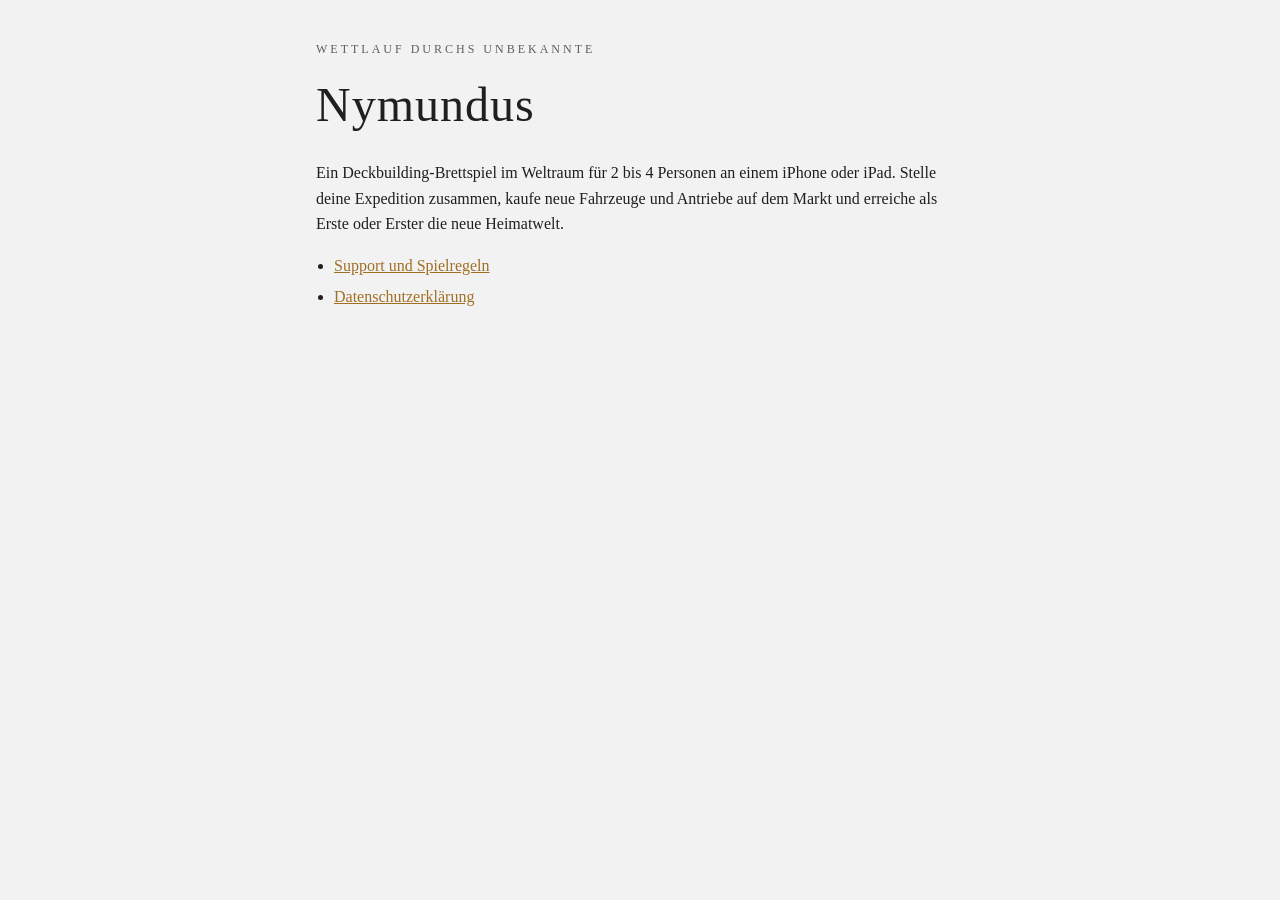
<file: index.html>
<!DOCTYPE html>
<html lang="de-CH">
<head>
<meta charset="UTF-8">
<meta name="viewport" content="width=device-width, initial-scale=1.0">
<title>Nymundus</title>
<link rel="stylesheet" href="style.css">
</head>
<body>
<main>
<p class="kicker">Wettlauf durchs Unbekannte</p>
<h1 class="titel">Nymundus</h1>
<p>
Ein Deckbuilding-Brettspiel im Weltraum für 2 bis 4 Personen an einem iPhone
oder iPad. Stelle deine Expedition zusammen, kaufe neue Fahrzeuge und Antriebe
auf dem Markt und erreiche als Erste oder Erster die neue Heimatwelt.
</p>
<ul class="links">
  <li><a href="support.html">Support und Spielregeln</a></li>
  <li><a href="datenschutz.html">Datenschutzerklärung</a></li>
</ul>
</main>
</body>
</html>
</file>
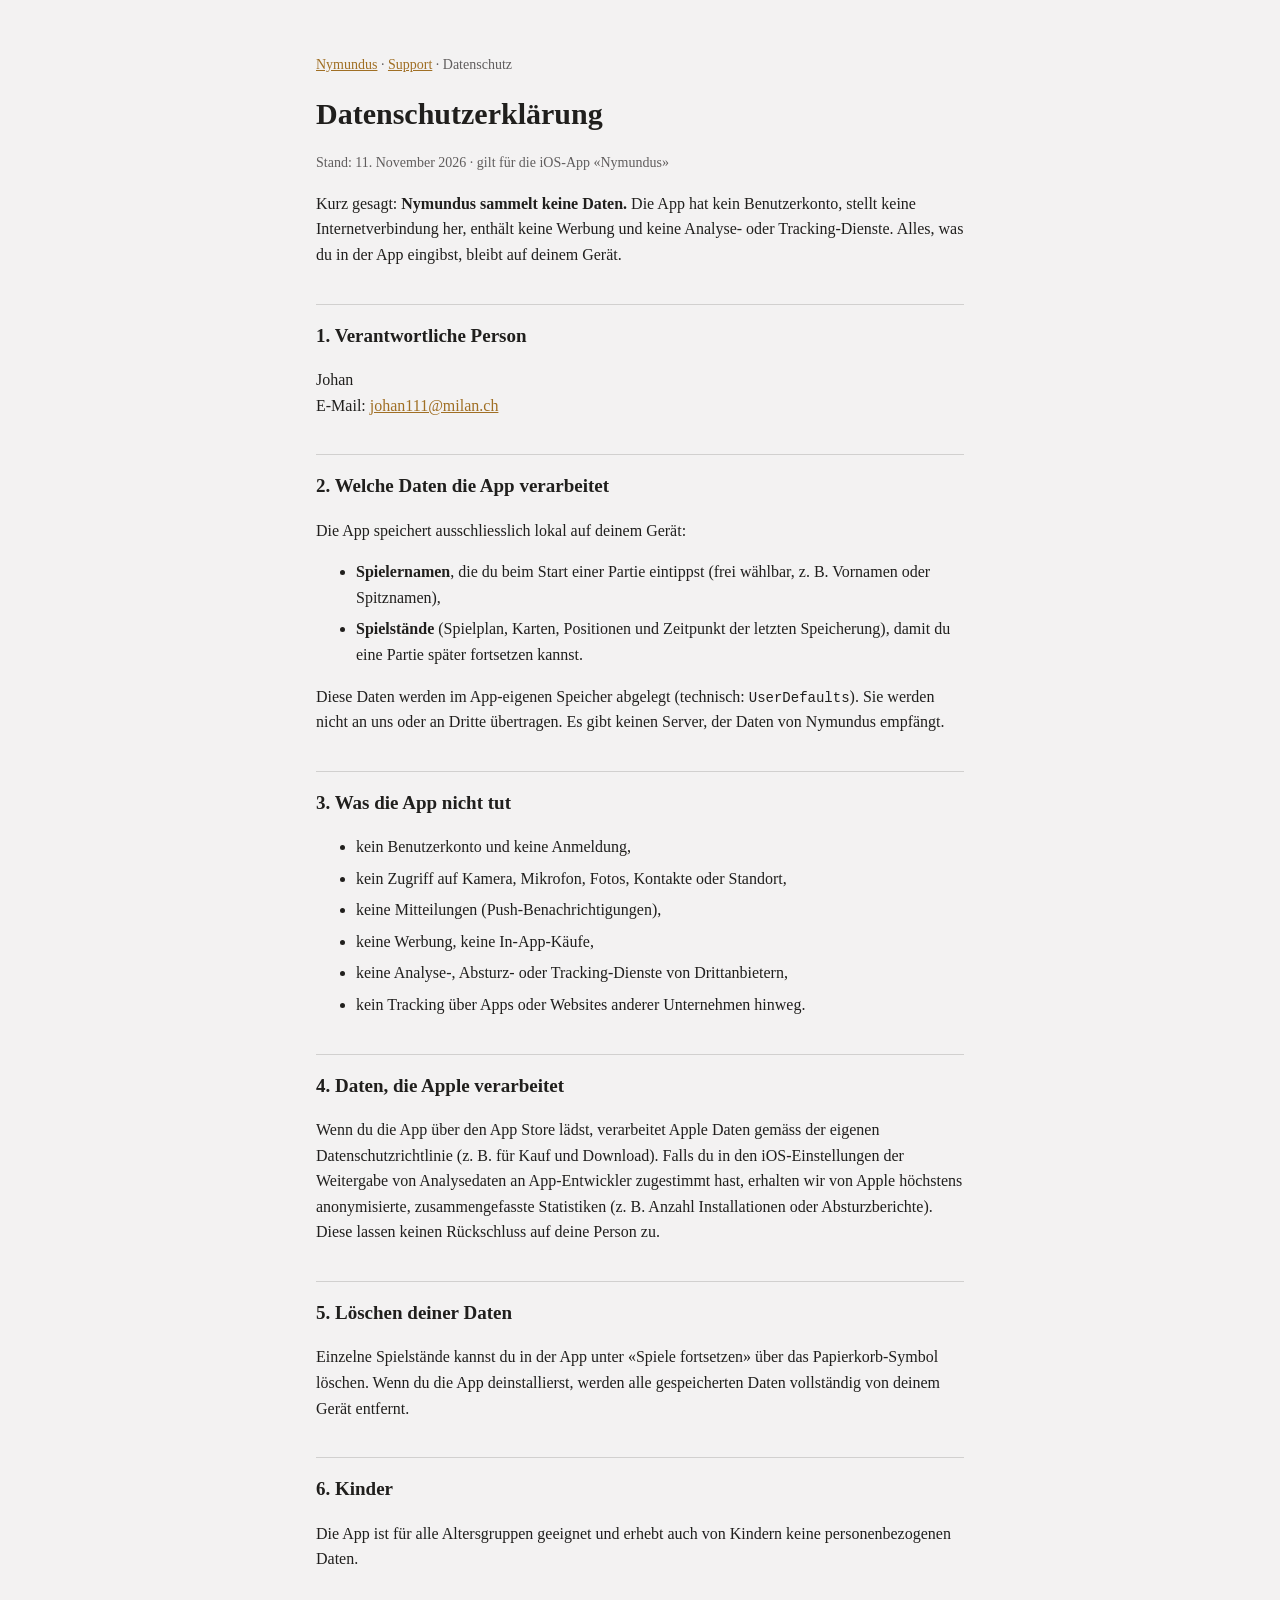
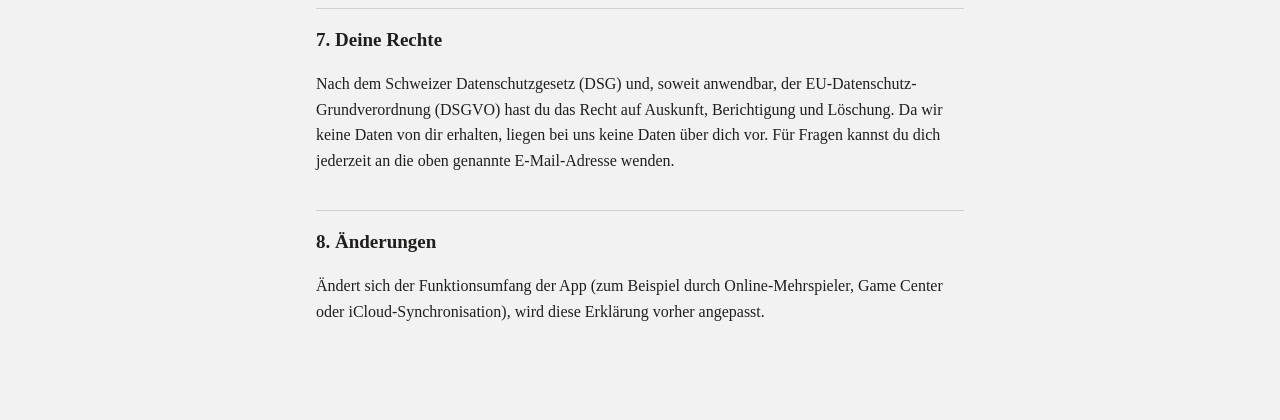
<file: datenschutz.html>
<!DOCTYPE html>
<html lang="de-CH">
<head>
<meta charset="UTF-8">
<meta name="viewport" content="width=device-width, initial-scale=1.0">
<title>Nymundus – Datenschutzerklärung</title>
<link rel="stylesheet" href="style.css">
</head>
<body>
<main>
<p class="nav"><a href="index.html">Nymundus</a> · <a href="support.html">Support</a> · Datenschutz</p>

<h1>Datenschutzerklärung</h1>
<p class="stand">Stand: 11. November 2026 · gilt für die iOS-App «Nymundus»</p>

<p>
Kurz gesagt: <strong>Nymundus sammelt keine Daten.</strong> Die App hat kein
Benutzerkonto, stellt keine Internetverbindung her, enthält keine Werbung und
keine Analyse- oder Tracking-Dienste. Alles, was du in der App eingibst, bleibt
auf deinem Gerät.
</p>

<h2>1. Verantwortliche Person</h2>
<p>
Johan<br>
E-Mail: <a href="mailto:johan111@milan.ch">johan111@milan.ch</a>
</p>

<h2>2. Welche Daten die App verarbeitet</h2>
<p>Die App speichert ausschliesslich lokal auf deinem Gerät:</p>
<ul>
  <li><strong>Spielernamen</strong>, die du beim Start einer Partie eintippst
  (frei wählbar, z. B. Vornamen oder Spitznamen),</li>
  <li><strong>Spielstände</strong> (Spielplan, Karten, Positionen und Zeitpunkt
  der letzten Speicherung), damit du eine Partie später fortsetzen kannst.</li>
</ul>
<p>
Diese Daten werden im App-eigenen Speicher abgelegt (technisch: <code>UserDefaults</code>).
Sie werden nicht an uns oder an Dritte übertragen. Es gibt keinen Server, der
Daten von Nymundus empfängt.
</p>

<h2>3. Was die App nicht tut</h2>
<ul>
  <li>kein Benutzerkonto und keine Anmeldung,</li>
  <li>kein Zugriff auf Kamera, Mikrofon, Fotos, Kontakte oder Standort,</li>
  <li>keine Mitteilungen (Push-Benachrichtigungen),</li>
  <li>keine Werbung, keine In-App-Käufe,</li>
  <li>keine Analyse-, Absturz- oder Tracking-Dienste von Drittanbietern,</li>
  <li>kein Tracking über Apps oder Websites anderer Unternehmen hinweg.</li>
</ul>

<h2>4. Daten, die Apple verarbeitet</h2>
<p>
Wenn du die App über den App Store lädst, verarbeitet Apple Daten gemäss der
eigenen Datenschutzrichtlinie (z. B. für Kauf und Download). Falls du in den
iOS-Einstellungen der Weitergabe von Analysedaten an App-Entwickler zugestimmt
hast, erhalten wir von Apple höchstens anonymisierte, zusammengefasste
Statistiken (z. B. Anzahl Installationen oder Absturzberichte). Diese lassen
keinen Rückschluss auf deine Person zu.
</p>

<h2>5. Löschen deiner Daten</h2>
<p>
Einzelne Spielstände kannst du in der App unter «Spiele fortsetzen» über das
Papierkorb-Symbol löschen. Wenn du die App deinstallierst, werden alle
gespeicherten Daten vollständig von deinem Gerät entfernt.
</p>

<h2>6. Kinder</h2>
<p>
Die App ist für alle Altersgruppen geeignet und erhebt auch von Kindern keine
personenbezogenen Daten.
</p>

<h2>7. Deine Rechte</h2>
<p>
Nach dem Schweizer Datenschutzgesetz (DSG) und, soweit anwendbar, der
EU-Datenschutz-Grundverordnung (DSGVO) hast du das Recht auf Auskunft,
Berichtigung und Löschung. Da wir keine Daten von dir erhalten, liegen bei uns
keine Daten über dich vor. Für Fragen kannst du dich jederzeit an die oben
genannte E-Mail-Adresse wenden.
</p>

<h2>8. Änderungen</h2>
<p>
Ändert sich der Funktionsumfang der App (zum Beispiel durch Online-Mehrspieler,
Game Center oder iCloud-Synchronisation), wird diese Erklärung vorher angepasst.
</p>
</main>
</body>
</html>
</file>
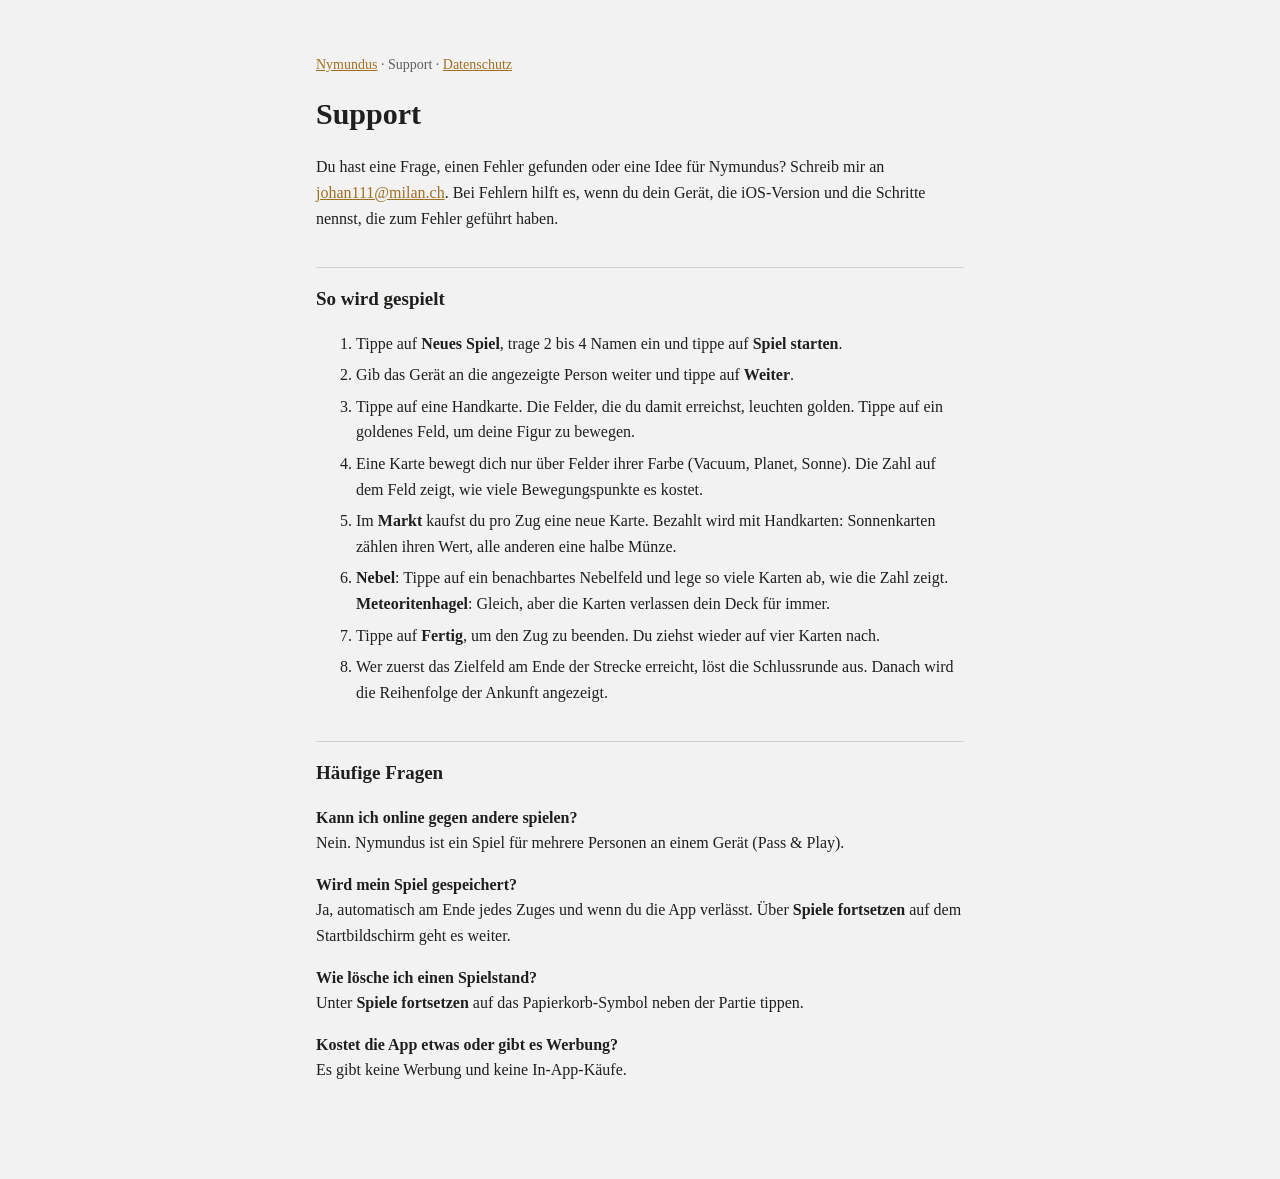
<file: support.html>
<!DOCTYPE html>
<html lang="de-CH">
<head>
<meta charset="UTF-8">
<meta name="viewport" content="width=device-width, initial-scale=1.0">
<title>Nymundus – Support</title>
<link rel="stylesheet" href="style.css">
</head>
<body>
<main>
<p class="nav"><a href="index.html">Nymundus</a> · Support · <a href="datenschutz.html">Datenschutz</a></p>

<h1>Support</h1>
<p>
Du hast eine Frage, einen Fehler gefunden oder eine Idee für Nymundus?
Schreib mir an
<a href="mailto:johan111@milan.ch?subject=Nymundus%20Support">johan111@milan.ch</a>.
Bei Fehlern hilft es, wenn du dein Gerät, die iOS-Version und die Schritte
nennst, die zum Fehler geführt haben.
</p>

<h2>So wird gespielt</h2>
<ol>
  <li>Tippe auf <strong>Neues Spiel</strong>, trage 2 bis 4 Namen ein und tippe auf <strong>Spiel starten</strong>.</li>
  <li>Gib das Gerät an die angezeigte Person weiter und tippe auf <strong>Weiter</strong>.</li>
  <li>Tippe auf eine Handkarte. Die Felder, die du damit erreichst, leuchten golden. Tippe auf ein goldenes Feld, um deine Figur zu bewegen.</li>
  <li>Eine Karte bewegt dich nur über Felder ihrer Farbe (Vacuum, Planet, Sonne). Die Zahl auf dem Feld zeigt, wie viele Bewegungspunkte es kostet.</li>
  <li>Im <strong>Markt</strong> kaufst du pro Zug eine neue Karte. Bezahlt wird mit Handkarten: Sonnenkarten zählen ihren Wert, alle anderen eine halbe Münze.</li>
  <li><strong>Nebel</strong>: Tippe auf ein benachbartes Nebelfeld und lege so viele Karten ab, wie die Zahl zeigt. <strong>Meteoritenhagel</strong>: Gleich, aber die Karten verlassen dein Deck für immer.</li>
  <li>Tippe auf <strong>Fertig</strong>, um den Zug zu beenden. Du ziehst wieder auf vier Karten nach.</li>
  <li>Wer zuerst das Zielfeld am Ende der Strecke erreicht, löst die Schlussrunde aus. Danach wird die Reihenfolge der Ankunft angezeigt.</li>
</ol>

<h2>Häufige Fragen</h2>
<p><strong>Kann ich online gegen andere spielen?</strong><br>
Nein. Nymundus ist ein Spiel für mehrere Personen an einem Gerät (Pass &amp; Play).</p>

<p><strong>Wird mein Spiel gespeichert?</strong><br>
Ja, automatisch am Ende jedes Zuges und wenn du die App verlässt. Über
<strong>Spiele fortsetzen</strong> auf dem Startbildschirm geht es weiter.</p>

<p><strong>Wie lösche ich einen Spielstand?</strong><br>
Unter <strong>Spiele fortsetzen</strong> auf das Papierkorb-Symbol neben der Partie tippen.</p>

<p><strong>Kostet die App etwas oder gibt es Werbung?</strong><br>
Es gibt keine Werbung und keine In-App-Käufe.</p>
</main>
</body>
</html>
</file>
<file: style.css>
:root {
  --bg: #f3f2f2;
  --text: #201f1d;
  --muted: #605d5d;
  --accent: #a06f24;
  --line: rgba(32, 31, 29, 0.16);
}
@media (prefers-color-scheme: dark) {
  :root {
    --bg: #1c1b1a;
    --text: #f3f0eb;
    --muted: #b5b0a8;
    --accent: #e0b06a;
    --line: rgba(243, 240, 235, 0.18);
  }
}
* { box-sizing: border-box; }
body {
  margin: 0;
  background: var(--bg);
  color: var(--text);
  font-family: Georgia, "Times New Roman", serif;
  line-height: 1.6;
}
main {
  max-width: 680px;
  margin: 0 auto;
  padding: 40px 16px 80px;
}
h1 { font-size: 30px; font-weight: 600; margin: 8px 0 4px; }
h1.titel { font-size: 48px; font-weight: 400; letter-spacing: 1px; }
h2 {
  font-size: 19px;
  margin-top: 36px;
  padding-top: 16px;
  border-top: 1px solid var(--line);
}
p, li { font-size: 16px; }
li { margin-bottom: 6px; }
a { color: var(--accent); }
code { font-size: 14px; }
.nav, .stand, .kicker { color: var(--muted); font-size: 14px; }
.kicker { text-transform: uppercase; letter-spacing: 3px; font-size: 12px; margin: 0; }
.links { padding-left: 18px; }
</file>
